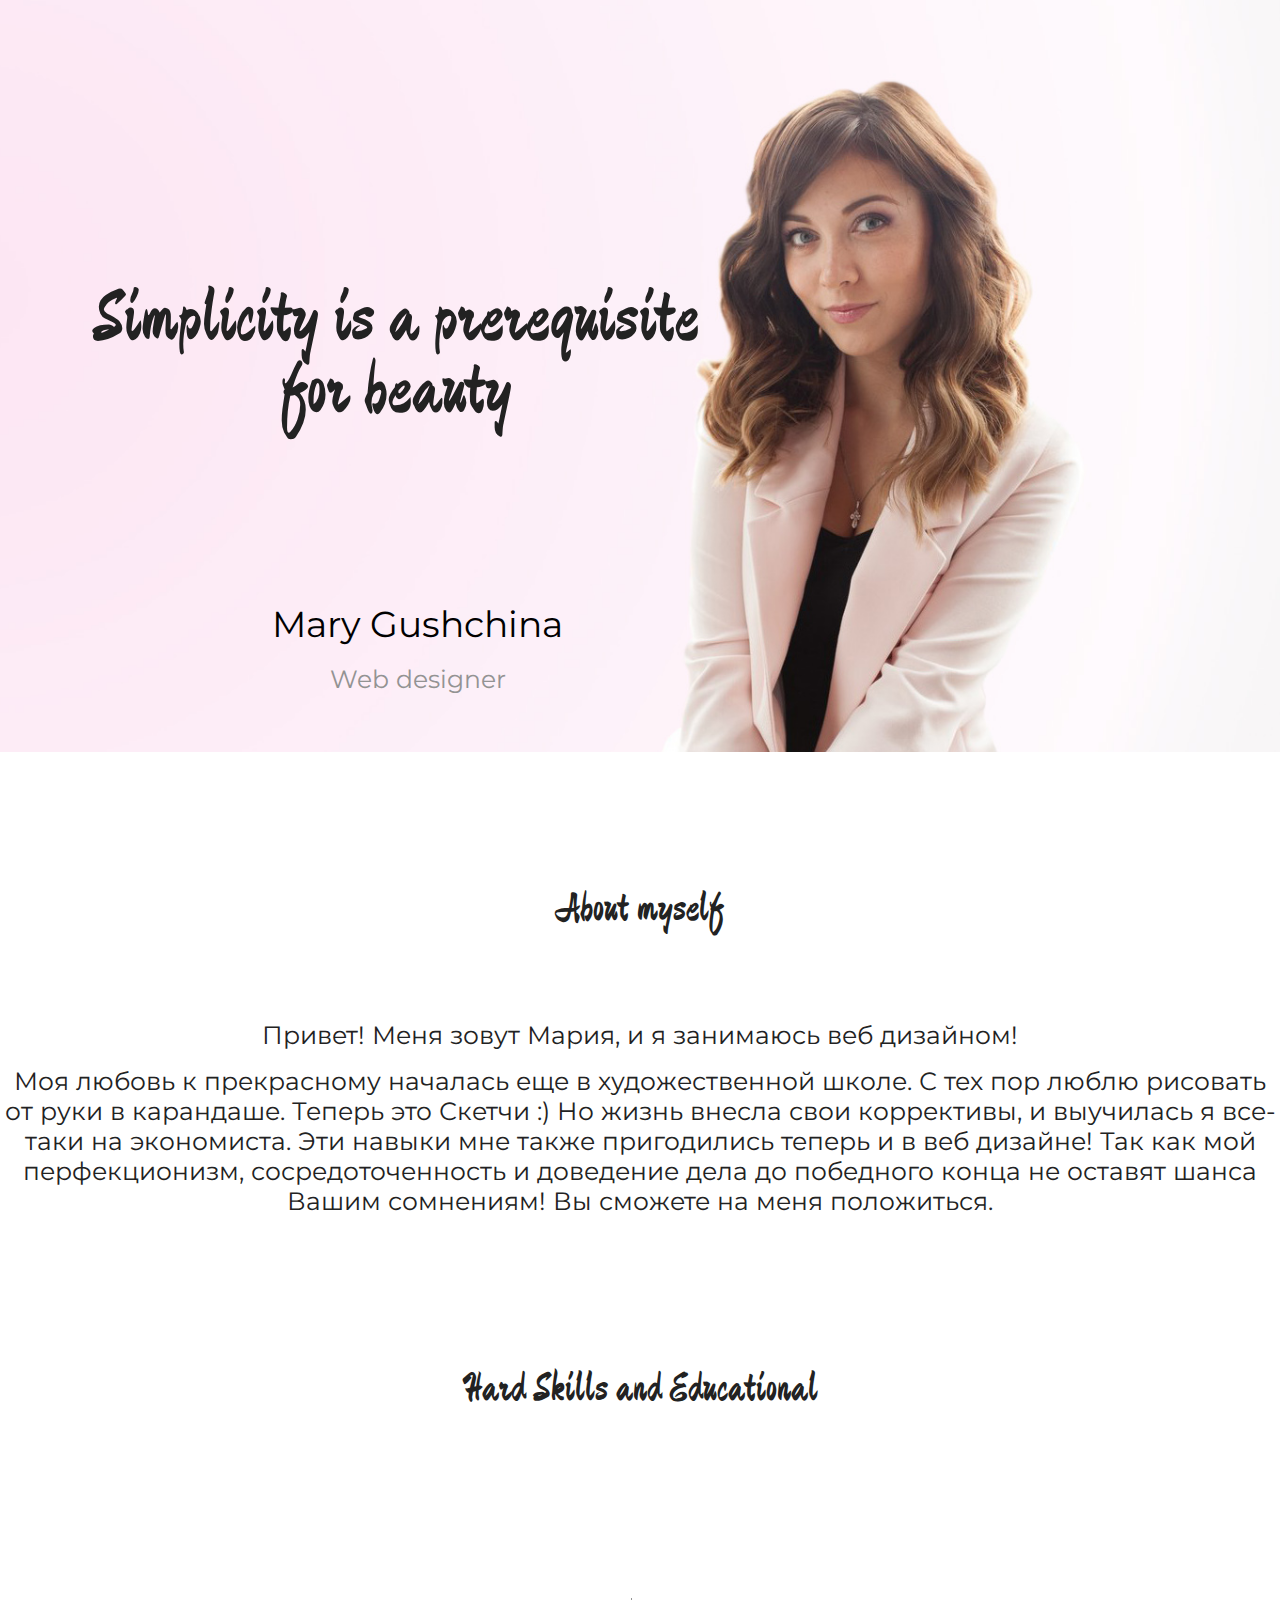
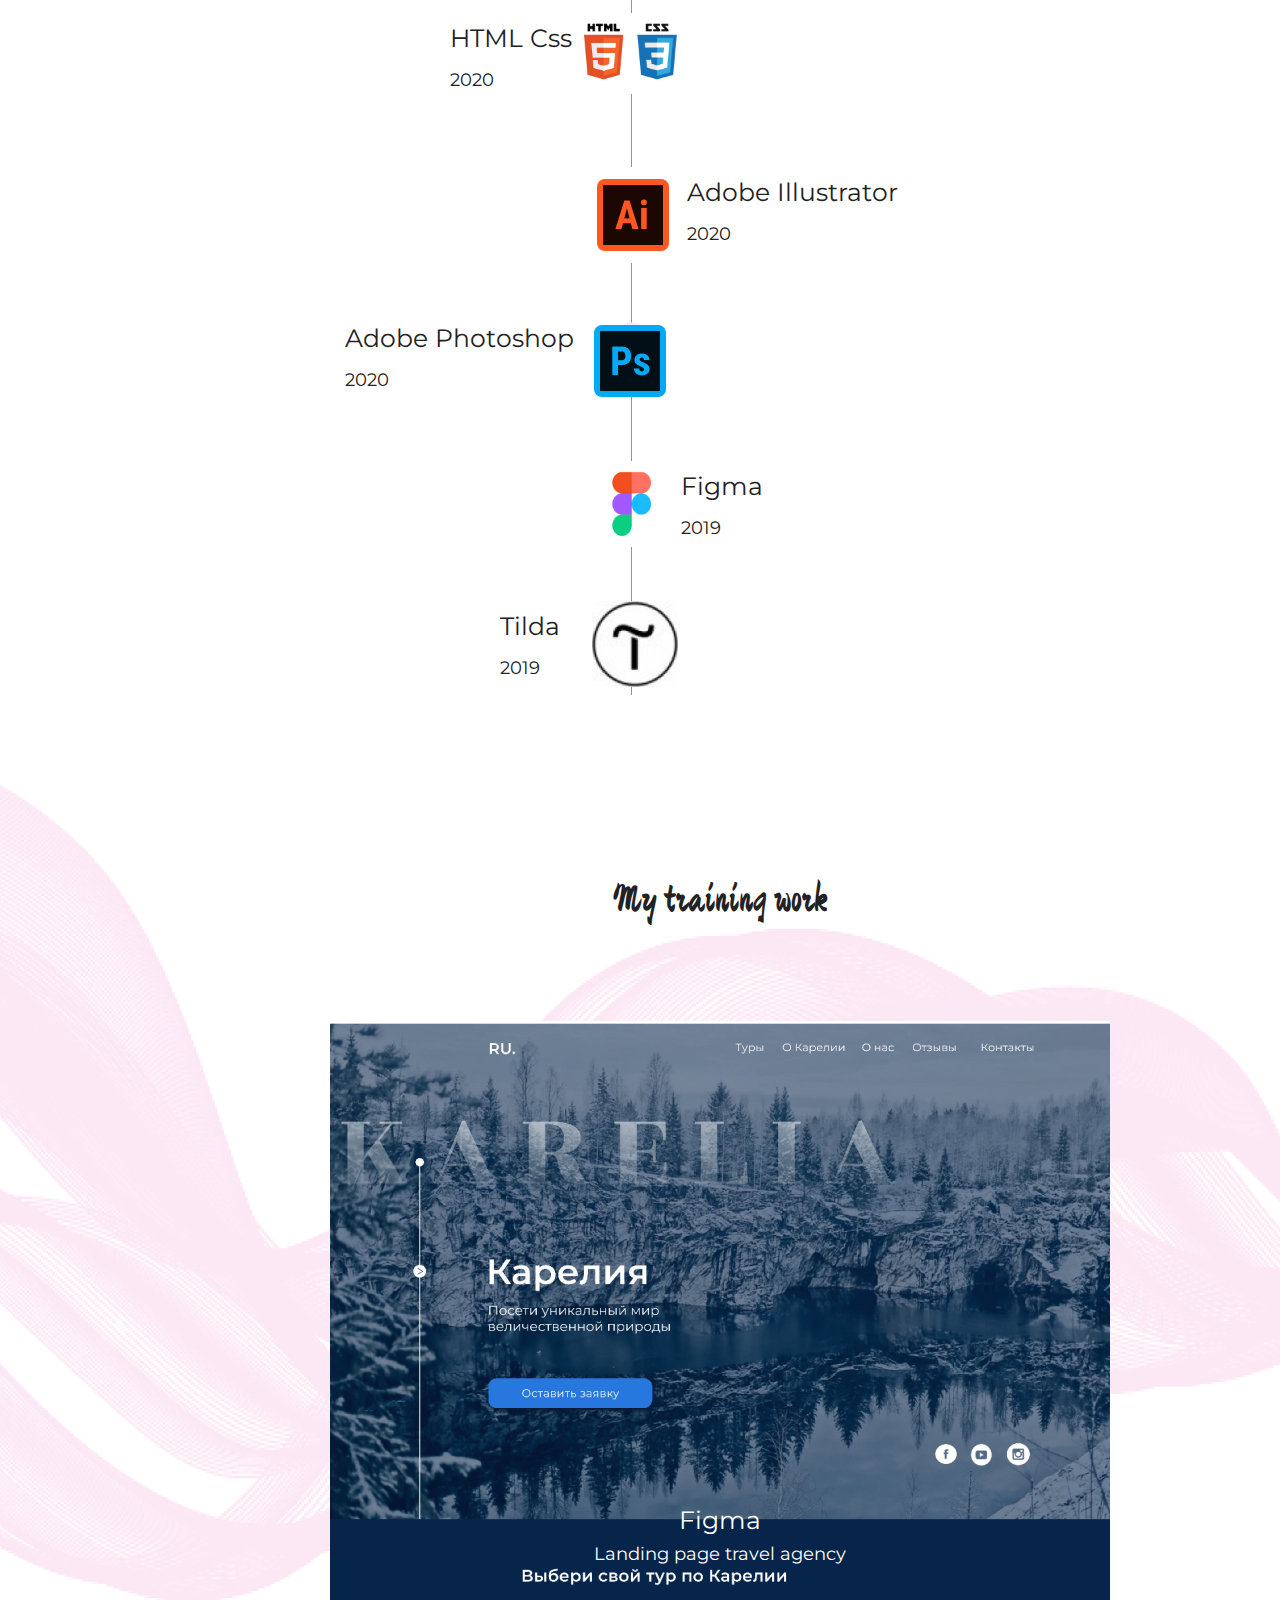
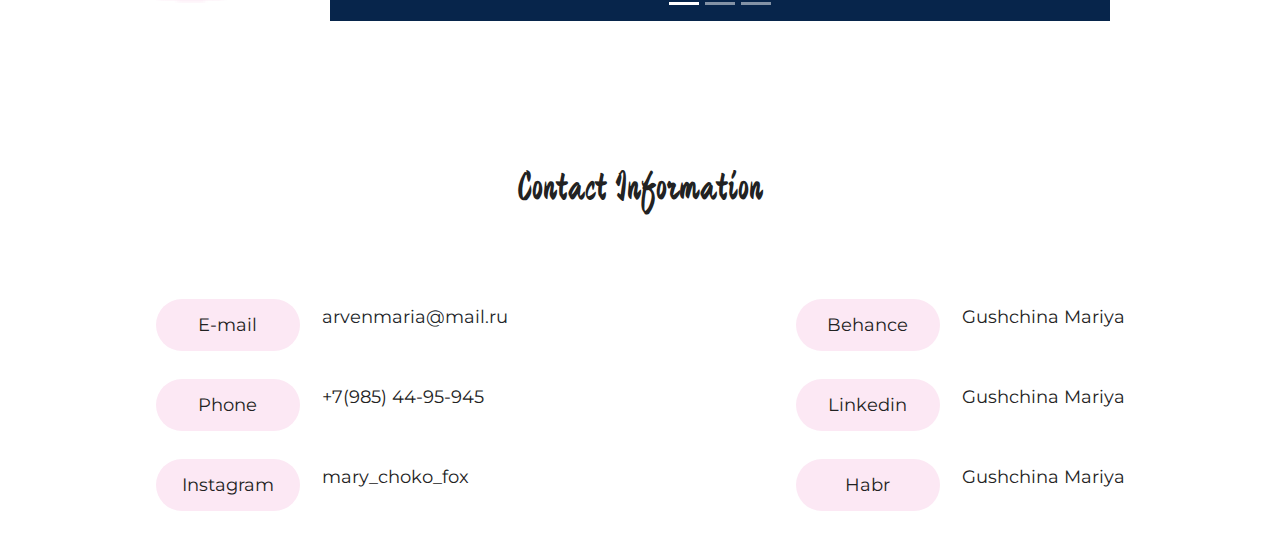
<file: index.html>
<!DOCTYPE html>
<html lang="en">
  <head>
    <meta charset="UTF-8" />
    <meta name="viewport" content="width=device-width, initial-scale=1.0" />
    <title>Портфолио</title>
    <link
      rel="stylesheet"
      href="https://stackpath.bootstrapcdn.com/bootstrap/4.4.1/css/bootstrap.min.css"
      integrity="sha384-Vkoo8x4CGsO3+Hhxv8T/Q5PaXtkKtu6ug5TOeNV6gBiFeWPGFN9MuhOf23Q9Ifjh"
      crossorigin="anonymous"
    />
    <link
      href="https://fonts.googleapis.com/css2?family=Zhi+Mang+Xing&display=swap"
      rel="stylesheet"
    />
    <link
      href="https://fonts.googleapis.com/css2?family=Montserrat:wght@100;400&display=swap"
      rel="stylesheet"
    />
    <link rel="stylesheet" href="style.css" />
  </head>

  <body>
    <section class="top">
      <div class="Head">
        <h1>Simplicity is a prerequisite for beauty</h1>
      </div>
      <div class="Who">
        <h2>Mary Gushchina</h2>
        <div class="profession">
          <p>Web designer</p>
        </div>
      </div>
    </section>

    <section class="paragraf">
      <h2 class="Heading">About myself</h2>
      <p>Привет! Меня зовут Мария, и я занимаюсь веб дизайном!</p>
      <p>
        Моя любовь к прекрасному началась еще в художественной школе. С тех пор
        люблю рисовать от руки в карандаше. Теперь это Скетчи :) Но жизнь внесла
        свои коррективы, и выучилась я все-таки на экономиста. Эти навыки мне
        также пригодились теперь и в веб дизайне! Так как мой перфекционизм,
        сосредоточенность и доведение дела до победного конца не оставят шанса
        Вашим сомнениям! Вы сможете на меня положиться.
      </p>
    </section>

    <section class="skills">
      <h2 class="Heading">Hard Skills and Educational</h2>
      <div class="skills__wrapper">
        <div class="skill__item">
          <div>
            <p class="skill__paragraph">HTML Css</p>
            <p class="skill__paragraph--year">2020</p>
          </div>
          <img width="96" height="81" src="img/html.jpg" alt="HTML" />
        </div>
        <div class="skill__item">
          <img
            width="96"
            height="96"
            src="img/illustrator.jpg"
            alt="Illustrator"
          />
          <div>
            <p class="skill__paragraph">Adobe Illustrator</p>
            <p class="skill__paragraph--year">2020</p>
          </div>
        </div>
        <div class="skill__item">
          <div>
            <p class="skill__paragraph">Adobe Photoshop</p>
            <p class="skill__paragraph--year">2020</p>
          </div>
          <img width="96" height="96" src="img/photoshop.png" alt="Photoshop" />
        </div>
        <div class="skill__item">
          <img width="96" height="86" src="img/figma.jpg" alt="Figma" />
          <div>
            <p class="skill__paragraph">Figma</p>
            <p class="skill__paragraph--year">2019</p>
          </div>
        </div>
        <div class="skill__item">
          <div>
            <p class="skill__paragraph">Tilda</p>
            <p class="skill__paragraph--year">2019</p>
          </div>
          <img width="86" height="86" src="img/tilda.jpg" alt="Tilda" />
        </div>
      </div>
    </section>

    <section class="work">
      <h1 class="Heading">My training work</h1>
      <div
        id="carouselExampleCaptions"
        class="carousel slide"
        data-ride="carousel"
      >
        <ol class="carousel-indicators">
          <li
            data-target="#carouselExampleCaptions"
            data-slide-to="0"
            class="active"
          ></li>
          <li data-target="#carouselExampleCaptions" data-slide-to="1"></li>
          <li data-target="#carouselExampleCaptions" data-slide-to="2"></li>
        </ol>
        <div class="center">
          <div class="carousel-inner">
            <div class="carousel-item active">
              <img
                width="800"
                height="600"
                src="img/KARELIA.jpg"
                class="picture"
                alt="KARELIA"
              />
              <div class="carousel-caption d-none d-md-block">
                <h5 class="sans_h5">Figma</h5>
                <p class="sans">Landing page travel agency</p>
              </div>
            </div>
            <div class="carousel-item">
              <img
                width="800"
                height="600"
                src="img/ARGO.png"
                class="picture"
                alt="ARGO"
              />
              <div class="carousel-caption d-none d-md-block">
                <h5 class="sans_h5">Figma</h5>
                <p class="sans">Product Card Argo/ Meat processing holding</p>
              </div>
            </div>
            <div class="carousel-item">
              <img
                width="800"
                height="600"
                src="img/Picture.jpg"
                class="picture"
                alt="AP"
              />
              <div class="carousel-caption d-none d-md-block">
                <h5 class="sans_h5">Adobe Photoshop</h5>
                <p class="sans">Работа пером</p>
              </div>
            </div>
          </div>
          <a
            class="carousel-control-prev"
            href="#carouselExampleCaptions"
            role="button"
            data-slide="prev"
          >
            <span class="carousel-control-prev-icon" aria-hidden="true"></span>
            <span class="sr-only">Previous</span>
          </a>
          <a
            class="carousel-control-next"
            href="#carouselExampleCaptions"
            role="button"
            data-slide="next"
          >
            <span class="carousel-control-next-icon" aria-hidden="true"></span>
            <span class="sr-only">Next</span>
          </a>
        </div>
      </div>
    </section>

    <section class="contacts">
      <h1 class="Heading">Contact Information</h1>
      <div class="wrapper__contacts">
        <ul class="contacts">
          <li class="contact__item">
            <p class="contact__heading">E-mail</p>
            <a class="contact__content">arvenmaria@mail.ru</a>
          </li>
          <li class="contact__item">
            <p class="contact__heading">Phone</p>
            <a href="tel:+79854495945">+7(985) 44-95-945</a>
          </li>
          <li class="contact__item">
            <p class="contact__heading">Instagram</p>
            <a href="https://www.instagram.com/mary_choko_fox/" class="name"
              >mary_choko_fox</a
            >
          </li>
        </ul>
        <ul class="contacts">
          <li class="contact__item">
            <p class="contact__heading">Behance</p>
            <a href="https://www.behance.net/arvenmariab974" class="name"
              >Gushchina Mariya</a
            >
          </li>
          <li class="contact__item">
            <p class="contact__heading">Linkedin</p>
            <a
              href="https://www.linkedin.com/comm/in/maria-gushchina"
              class="name"
              >Gushchina Mariya</a
            >
          </li>
          <li class="contact__item">
            <p class="contact__heading">Habr</p>
            <a href="https://career.habr.com/maria-guschina" class="name"
              >Gushchina Mariya</a
            >
          </li>
        </ul>
      </div>
    </section>

    <script
      src="https://code.jquery.com/jquery-3.4.1.slim.min.js"
      integrity="sha384-J6qa4849blE2+poT4WnyKhv5vZF5SrPo0iEjwBvKU7imGFAV0wwj1yYfoRSJoZ+n"
      crossorigin="anonymous"
    ></script>
    <script
      src="https://cdn.jsdelivr.net/npm/popper.js@1.16.0/dist/umd/popper.min.js"
      integrity="sha384-Q6E9RHvbIyZFJoft+2mJbHaEWldlvI9IOYy5n3zV9zzTtmI3UksdQRVvoxMfooAo"
      crossorigin="anonymous"
    ></script>
    <script
      src="https://stackpath.bootstrapcdn.com/bootstrap/4.4.1/js/bootstrap.min.js"
      integrity="sha384-wfSDF2E50Y2D1uUdj0O3uMBJnjuUD4Ih7YwaYd1iqfktj0Uod8GCExl3Og8ifwB6"
      crossorigin="anonymous"
    ></script>
  </body>
</html>
</file>
<file: style.css>
@media (min-width: 375px) {
  .Heading {
    font-family: "Zhi Mang Xing", cursive;
    font-style: normal;
    font-weight: normal;
    text-align: center;
    color: #222222;

    font-size: 22px;
    line-height: 22x;

    padding-top: 135px;
    padding-bottom: 85px;
  }
}

@media (min-width: 768px) {
  .Heading {
    font-size: 40px;
    line-height: 40px;

    padding-top: 135px;
    padding-bottom: 85px;
  }
}

@media (min-width: 1440px) {
  .Heading {
    font-size: 64px;
    line-height: 64px;

    padding-top: 135px;
    padding-bottom: 85px;
  }
}

* {
  box-sizing: border-box;
  margin: 0;
  padding: 0;
}
.center {
  width: 800px;
  padding: 10px;
  margin: 0 auto;
}
.top {
  background: #fdecf6 url("img/Photo.png") no-repeat center / cover;
  background-position: center;

  padding: 190px 0 58px;
}

.Head {
  max-width: 620px;

  margin-left: 86px;

  display: flex;
  flex-wrap: wrap;
  text-align: center;
}

.Head h1 {
  margin-right: auto;
  padding-top: 90px;

  font-family: "Zhi Mang Xing", cursive;
  font-style: normal;
  font-weight: normal;
  font-size: 72px;
  line-height: 72px;
  text-align: center;
  color: #222222;
}

.profession p {
  font-family: Montserrat, sans-serif;
  font-style: normal;
  font-weight: normal;
  font-size: 25px;
  line-height: 30px;
  text-align: center;
  color: #939393;
  margin-bottom: auto;
  align-items: center;
  padding-top: 10px;
}

.Who {
  width: 735px;
  align-items: center;
  padding-top: 170px;
  padding-left: 100px;
}

.Who h2 {
  font-family: Montserrat, sans-serif;
  font-style: normal;
  font-weight: normal;
  font-size: 36px;
  line-height: 44px;
  text-align: center;
  color: #000000;
}

.work {
  background: url(img/Pinkline.png) no-repeat 0 / cover;
  width: 1440px;
  /* height: 898px; */
}

.sans_h5 {
  font-family: Montserrat, sans-serif;
  font-style: normal;
  font-weight: normal;
  font-size: 25px;
  line-height: 30px;
  color: #ffffff;
}

.sans {
  font-family: Montserrat, sans-serif;
  font-style: normal;
  font-weight: normal;
  font-size: 18px;
  line-height: 22px;
  color: #ffffff;
}

.paragraf p {
  font-family: Montserrat, sans-serif;
  font-style: normal;
  font-weight: normal;
  font-size: 25px;
  line-height: 30px;
  color: #222222;
  display: flex;
  flex-wrap: wrap;
  justify-content: center;
  text-align: center;
}

img:hover {
  -webkit-animation: rotate-scale-down-hor 0.65s linear both;
  animation: rotate-scale-down-hor 0.65s linear both;
}

.dawn {
  width: 1440;
  display: flex;
  justify-content: center;
  align-items: center;
  flex-direction: column;
  margin-top: 65px;
}

.dawn p {
  font-family: Montserrat;
  font-style: normal;
  font-weight: normal;
  font-size: 25px;
  line-height: 30px;

  color: #222222;
}

.skills {
  font-style: normal;
  font-weight: normal;
  font-size: 25px;
  line-height: 30px;
  color: #222222;
  max-width: 1440px;
  margin: auto;
  display: flex;
  flex-direction: column;
}

.skills__wrapper {
  background-image: url(img/Cascad.png);
  background-repeat: no-repeat;
  background-position: center;

  max-width: 800px;

  margin-right: 352px;
  margin-left: 335px;
  margin-top: 98px;
  margin-bottom: 48px;

  padding-top: 15px;
}

.skill__item {
  width: 343px;

  display: flex;
  justify-content: space-between;

  font-family: Montserrat;
  font-style: normal;
  font-weight: normal;
  font-size: 25px;
  line-height: 30px;
  color: #222222;
}

.skill__item:nth-child(1) {
  padding-bottom: 60px;
  padding-left: 115px;
}
.skill__item:nth-child(2) {
  padding-bottom: 50px;
  padding-right: 30px;
}
.skill__item:nth-child(3) {
  padding-bottom: 52px;
  padding-left: 10px;
}
.skill__item:nth-child(4) {
  padding-bottom: 46px;
  padding-right: 165px;
}
.skill__item:nth-child(5) {
  padding-bottom: 64px;
  padding-left: 165px;
}

.skill__item:last-child {
  padding-bottom: 0;
}
.skill__item div {
  padding-top: 10px;
}

.skill__item:nth-child(even) {
  margin-left: auto;
}

.skill__paragraph--year {
  font-family: Montserrat;
  font-style: normal;
  font-weight: normal;
  font-size: 18px;
  line-height: 22px;
  color: #222222;
}

.subtittle p {
  font-family: Montserrat;
  font-style: normal;
  font-weight: normal;
  font-size: 18px;
  line-height: 22px;
  color: #222222;
  padding-top: 10px;
}

.wrapper__contacts {
  max-width: 1440px;
  margin: auto;
  display: flex;
  flex-wrap: wrap;
  justify-content: space-around;
  align-items: center;
}

.contact__item {
  display: flex;
  justify-content: space-around;
  padding-bottom: 12px;
}

.contact__item p {
  font-family: Montserrat;
  font-style: normal;
  font-weight: normal;
  font-size: 18px;
  line-height: 22px;
  color: #222222;
}

.contact__heading {
  width: 144px;

  padding: 7px 0;

  text-align: center;
  background: #fce8f4;
  border-radius: 40px;
  padding: 15px 25px;
}

li {
  list-style-type: none;
}

a {
  font-family: Montserrat;
  font-style: normal;
  font-weight: normal;
  font-size: 18px;
  line-height: 22px;
  color: #222222;
  text-decoration: none;
  width: 185px;
  padding-left: 22px;
  padding-top: 7px;
}

/* animate */

@-webkit-keyframes rotate-scale-down-hor {
  0% {
    -webkit-transform: scale(1) rotateX(0);
    transform: scale(1) rotateX(0);
  }
  50% {
    -webkit-transform: scale(0.5) rotateX(-180deg);
    transform: scale(0.5) rotateX(-180deg);
  }
  100% {
    -webkit-transform: scale(1) rotateX(-360deg);
    transform: scale(1) rotateX(-360deg);
  }
}
@keyframes rotate-scale-down-hor {
  0% {
    -webkit-transform: scale(1) rotateX(0);
    transform: scale(1) rotateX(0);
  }
  50% {
    -webkit-transform: scale(0.5) rotateX(-180deg);
    transform: scale(0.5) rotateX(-180deg);
  }
  100% {
    -webkit-transform: scale(1) rotateX(-360deg);
    transform: scale(1) rotateX(-360deg);
  }
}
</file>
